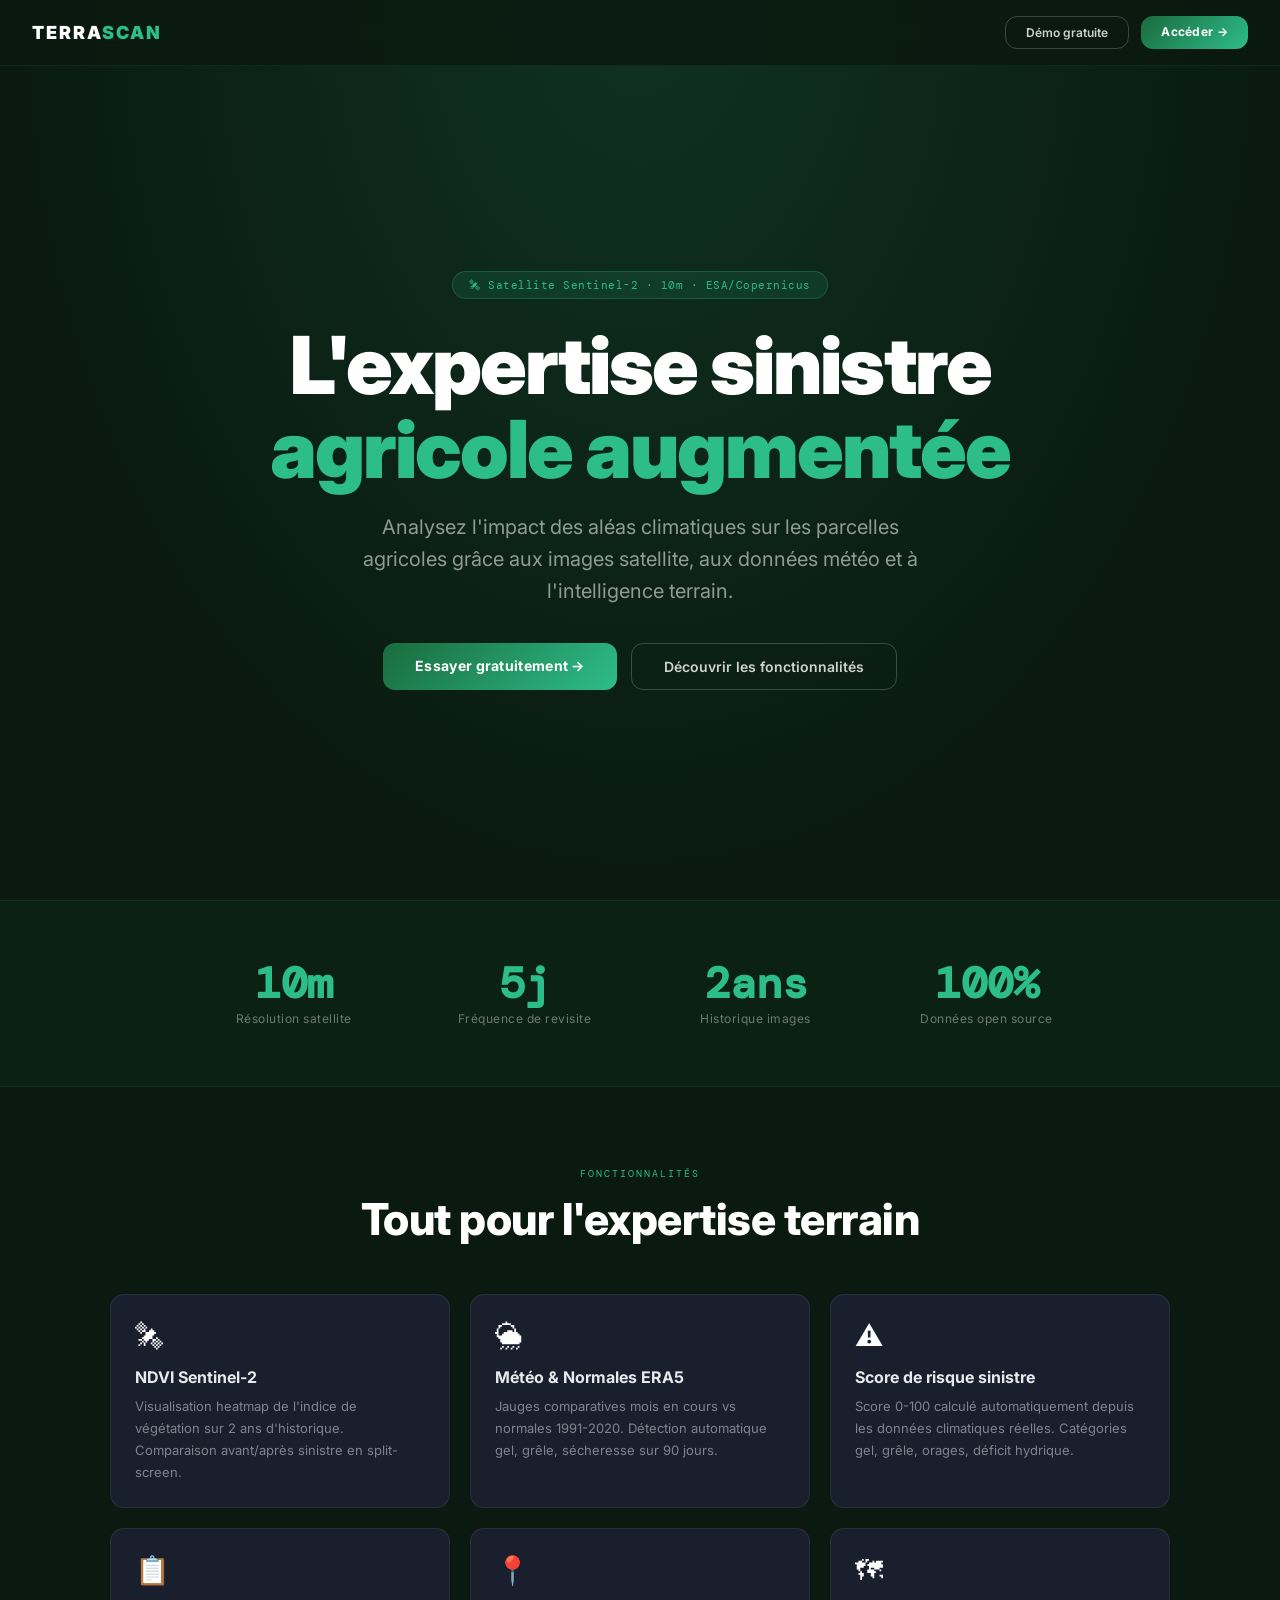
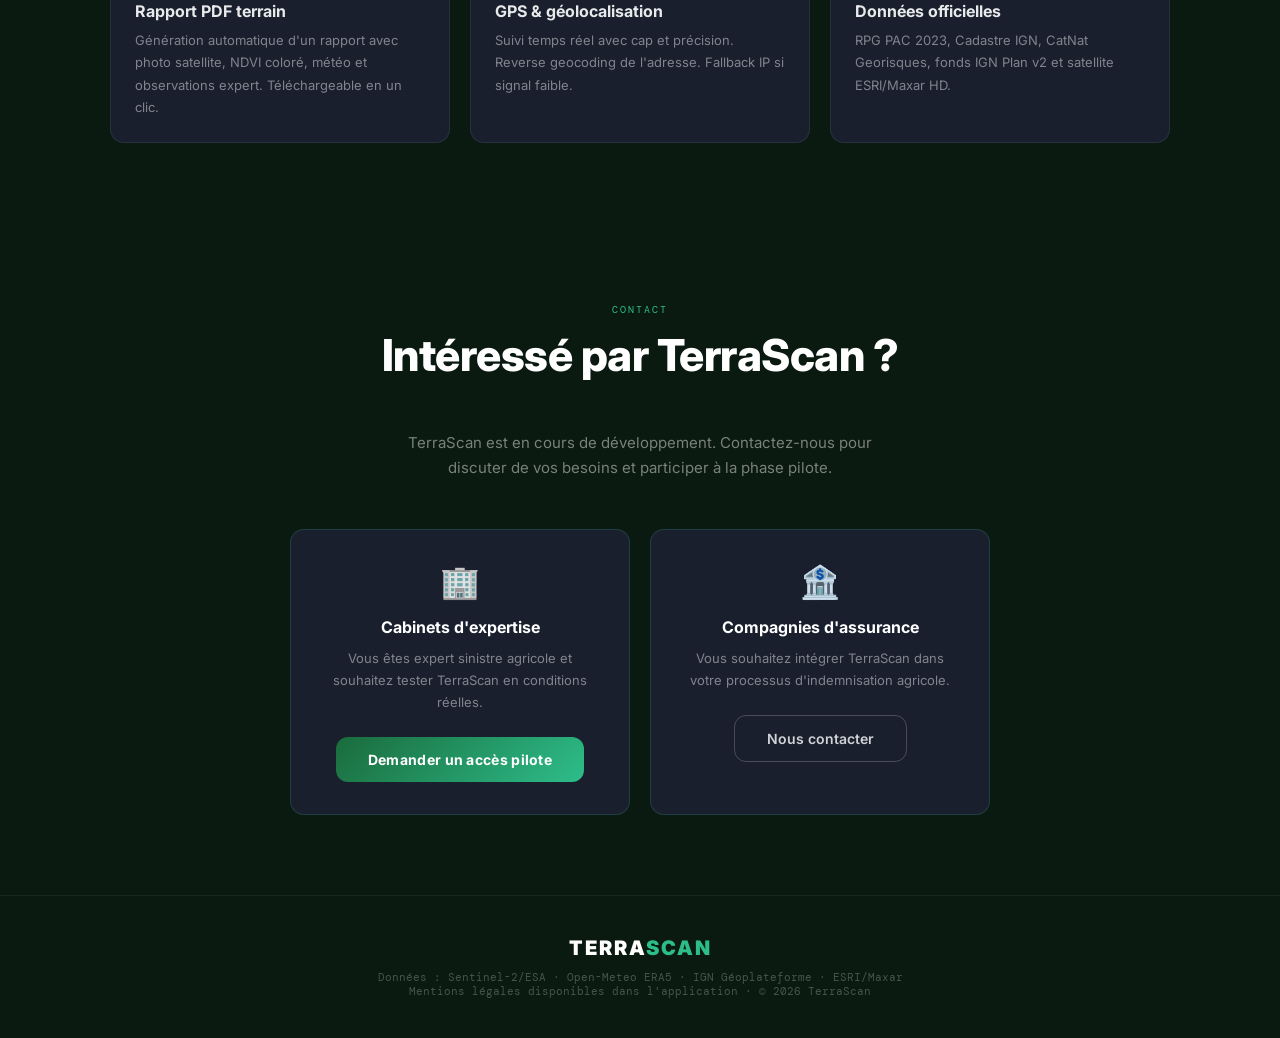
<file: docs/landing.html>
<!DOCTYPE html>
<html lang="fr">
<head>
<meta charset="UTF-8">
<meta name="viewport" content="width=device-width,initial-scale=1">
<title>TerraScan — Expert sinistre agricole</title>
<link rel="preconnect" href="https://fonts.googleapis.com">
<link href="https://fonts.googleapis.com/css2?family=Inter:wght@400;600;700;800;900&family=DM+Mono:wght@400;500&display=swap" rel="stylesheet">
<style>
*{margin:0;padding:0;box-sizing:border-box;}
body{font-family:'Inter',sans-serif;background:#0a1a10;color:white;overflow-x:hidden;}

/* HERO */
.hero{min-height:100vh;display:flex;flex-direction:column;align-items:center;justify-content:center;
  text-align:center;padding:40px 20px;
  background:radial-gradient(ellipse at 50% 0%,rgba(45,189,138,.15) 0%,transparent 70%);}
.hero-badge{display:inline-flex;align-items:center;gap:8px;
  background:rgba(45,189,138,.12);border:1px solid rgba(45,189,138,.25);
  border-radius:20px;padding:6px 16px;font-size:11px;color:var(--accent);
  font-family:'DM Mono',monospace;letter-spacing:.5px;margin-bottom:24px;}
:root{--accent:#2dbd8a;}
.hero-title{font-size:clamp(40px,8vw,80px);font-weight:900;line-height:1.05;
  letter-spacing:-2px;margin-bottom:20px;}
.hero-title span{color:var(--accent);}
.hero-sub{font-size:clamp(16px,2.5vw,20px);color:rgba(255,255,255,.55);
  max-width:580px;line-height:1.6;margin-bottom:36px;}
.hero-btns{display:flex;gap:14px;flex-wrap:wrap;justify-content:center;}
.btn-primary{padding:14px 32px;background:linear-gradient(135deg,#1a6b3c,#2dbd8a);
  border:none;border-radius:12px;color:white;font-weight:700;font-size:14px;
  cursor:pointer;text-decoration:none;transition:all .15s;letter-spacing:.3px;}
.btn-primary:hover{transform:translateY(-2px);box-shadow:0 8px 24px rgba(45,189,138,.35);}
.btn-secondary{padding:14px 32px;background:transparent;
  border:1.5px solid rgba(255,255,255,.2);border-radius:12px;
  color:rgba(255,255,255,.8);font-weight:600;font-size:14px;
  cursor:pointer;text-decoration:none;transition:all .15s;}
.btn-secondary:hover{border-color:rgba(255,255,255,.5);background:rgba(255,255,255,.05);}

/* FEATURES */
.features{padding:80px 20px;max-width:1100px;margin:0 auto;}
.section-label{font-family:'DM Mono',monospace;font-size:10px;color:var(--accent);
  letter-spacing:2px;text-transform:uppercase;margin-bottom:12px;text-align:center;}
.section-title{font-size:clamp(28px,4vw,44px);font-weight:800;text-align:center;
  margin-bottom:48px;letter-spacing:-.5px;}
.feat-grid{display:grid;grid-template-columns:repeat(auto-fit,minmax(300px,1fr));gap:20px;}
.feat-card{background:#1a1f2e;border:1px solid rgba(255,255,255,.07);
  border-radius:14px;padding:24px;transition:all .2s;}
.feat-card:hover{border-color:rgba(45,189,138,.25);transform:translateY(-3px);}
.feat-icon{font-size:28px;margin-bottom:14px;}
.feat-title{font-size:16px;font-weight:700;margin-bottom:8px;color:rgba(255,255,255,.9);}
.feat-desc{font-size:13px;color:rgba(255,255,255,.45);line-height:1.7;}

/* STATS */
.stats{padding:60px 20px;background:rgba(45,189,138,.04);
  border-top:1px solid rgba(45,189,138,.1);border-bottom:1px solid rgba(45,189,138,.1);}
.stats-grid{display:grid;grid-template-columns:repeat(auto-fit,minmax(180px,1fr));
  gap:24px;max-width:900px;margin:0 auto;text-align:center;}
.stat-num{font-size:44px;font-weight:900;color:var(--accent);
  font-family:'DM Mono',monospace;line-height:1;}
.stat-lbl{font-size:12px;color:rgba(255,255,255,.4);margin-top:6px;letter-spacing:.5px;}

/* PRICING */
.pricing{padding:80px 20px;max-width:900px;margin:0 auto;}
.price-grid{display:grid;grid-template-columns:repeat(auto-fit,minmax(250px,1fr));gap:20px;margin-top:48px;}
.price-card{background:#1a1f2e;border:1px solid rgba(255,255,255,.08);
  border-radius:14px;padding:28px;text-align:center;}
.price-card.featured{border-color:var(--accent);
  box-shadow:0 0 0 1px var(--accent),0 8px 32px rgba(45,189,138,.15);}
.price-badge{background:var(--accent);color:#0a1a10;font-size:9px;font-weight:800;
  padding:4px 12px;border-radius:10px;display:inline-block;margin-bottom:16px;
  text-transform:uppercase;letter-spacing:.5px;}
.price-name{font-size:18px;font-weight:700;margin-bottom:8px;}
.price-amount{font-size:42px;font-weight:900;color:var(--accent);
  font-family:'DM Mono',monospace;line-height:1;margin:12px 0 4px;}
.price-period{font-size:11px;color:rgba(255,255,255,.35);margin-bottom:20px;}
.price-features{text-align:left;font-size:12px;color:rgba(255,255,255,.55);
  line-height:2.2;margin-bottom:24px;}
.price-features li{list-style:none;padding-left:0;}
.price-features li::before{content:'✓ ';color:var(--accent);font-weight:700;}

/* FOOTER */
footer{padding:40px 20px;text-align:center;border-top:1px solid rgba(255,255,255,.06);}
.footer-logo{font-size:20px;font-weight:900;letter-spacing:2px;margin-bottom:10px;}
.footer-logo span{color:var(--accent);}
footer p{font-size:11px;color:rgba(255,255,255,.25);font-family:'DM Mono',monospace;}
</style>
</head>
<body>

<nav style="position:fixed;top:0;left:0;right:0;z-index:100;padding:16px 32px;
  display:flex;align-items:center;justify-content:space-between;
  background:rgba(10,26,16,.9);backdrop-filter:blur(12px);
  border-bottom:1px solid rgba(45,189,138,.1);">
  <div style="font-size:18px;font-weight:900;letter-spacing:2px;">
    TERRA<span style="color:#2dbd8a">SCAN</span>
  </div>
  <div style="display:flex;gap:12px;">
    <a href="index.html" class="btn-secondary" style="padding:8px 20px;font-size:12px;">Démo gratuite</a>
    <a href="index.html" class="btn-primary" style="padding:8px 20px;font-size:12px;">Accéder →</a>
  </div>
</nav>

<section class="hero" style="padding-top:100px;">
  <div class="hero-badge">🛰 Satellite Sentinel-2 · 10m · ESA/Copernicus</div>
  <h1 class="hero-title">L'expertise sinistre<br><span>agricole augmentée</span></h1>
  <p class="hero-sub">Analysez l'impact des aléas climatiques sur les parcelles agricoles 
  grâce aux images satellite, aux données météo et à l'intelligence terrain.</p>
  <div class="hero-btns">
    <a href="index.html" class="btn-primary">Essayer gratuitement →</a>
    <a href="#features" class="btn-secondary">Découvrir les fonctionnalités</a>
  </div>
</section>

<section class="stats">
  <div class="stats-grid">
    <div><div class="stat-num">10m</div><div class="stat-lbl">Résolution satellite</div></div>
    <div><div class="stat-num">5j</div><div class="stat-lbl">Fréquence de revisite</div></div>
    <div><div class="stat-num">2ans</div><div class="stat-lbl">Historique images</div></div>
    <div><div class="stat-num">100%</div><div class="stat-lbl">Données open source</div></div>
  </div>
</section>

<section class="features" id="features">
  <div class="section-label">Fonctionnalités</div>
  <h2 class="section-title">Tout pour l'expertise terrain</h2>
  <div class="feat-grid">
    <div class="feat-card">
      <div class="feat-icon">🛰</div>
      <div class="feat-title">NDVI Sentinel-2</div>
      <div class="feat-desc">Visualisation heatmap de l'indice de végétation sur 2 ans d'historique. 
      Comparaison avant/après sinistre en split-screen.</div>
    </div>
    <div class="feat-card">
      <div class="feat-icon">🌦</div>
      <div class="feat-title">Météo & Normales ERA5</div>
      <div class="feat-desc">Jauges comparatives mois en cours vs normales 1991-2020. 
      Détection automatique gel, grêle, sécheresse sur 90 jours.</div>
    </div>
    <div class="feat-card">
      <div class="feat-icon">⚠️</div>
      <div class="feat-title">Score de risque sinistre</div>
      <div class="feat-desc">Score 0-100 calculé automatiquement depuis les données climatiques réelles. 
      Catégories gel, grêle, orages, déficit hydrique.</div>
    </div>
    <div class="feat-card">
      <div class="feat-icon">📋</div>
      <div class="feat-title">Rapport PDF terrain</div>
      <div class="feat-desc">Génération automatique d'un rapport avec photo satellite, 
      NDVI coloré, météo et observations expert. Téléchargeable en un clic.</div>
    </div>
    <div class="feat-card">
      <div class="feat-icon">📍</div>
      <div class="feat-title">GPS & géolocalisation</div>
      <div class="feat-desc">Suivi temps réel avec cap et précision. 
      Reverse geocoding de l'adresse. Fallback IP si signal faible.</div>
    </div>
    <div class="feat-card">
      <div class="feat-icon">🗺</div>
      <div class="feat-title">Données officielles</div>
      <div class="feat-desc">RPG PAC 2023, Cadastre IGN, CatNat Georisques, 
      fonds IGN Plan v2 et satellite ESRI/Maxar HD.</div>
    </div>
  </div>
</section>

<section class="pricing" id="contact">
  <div class="section-label">Contact</div>
  <h2 class="section-title">Intéressé par TerraScan ?</h2>
  <p style="text-align:center;color:rgba(255,255,255,.45);font-size:15px;max-width:520px;margin:0 auto 48px;line-height:1.7;">
    TerraScan est en cours de développement. Contactez-nous pour discuter 
    de vos besoins et participer à la phase pilote.
  </p>
  <div style="display:flex;gap:20px;flex-wrap:wrap;justify-content:center;max-width:700px;margin:0 auto;">
    <div style="background:#1a1f2e;border:1px solid rgba(45,189,138,.2);border-radius:14px;
      padding:32px;flex:1;min-width:280px;text-align:center;">
      <div style="font-size:32px;margin-bottom:16px;">🏢</div>
      <div style="font-size:16px;font-weight:700;margin-bottom:10px;">Cabinets d'expertise</div>
      <div style="font-size:13px;color:rgba(255,255,255,.45);line-height:1.7;margin-bottom:24px;">
        Vous êtes expert sinistre agricole et souhaitez tester TerraScan en conditions réelles.
      </div>
      <a href="mailto:contact@terrascan.fr" class="btn-primary" style="display:inline-block;">
        Demander un accès pilote
      </a>
    </div>
    <div style="background:#1a1f2e;border:1px solid rgba(45,189,138,.2);border-radius:14px;
      padding:32px;flex:1;min-width:280px;text-align:center;">
      <div style="font-size:32px;margin-bottom:16px;">🏦</div>
      <div style="font-size:16px;font-weight:700;margin-bottom:10px;">Compagnies d'assurance</div>
      <div style="font-size:13px;color:rgba(255,255,255,.45);line-height:1.7;margin-bottom:24px;">
        Vous souhaitez intégrer TerraScan dans votre processus d'indemnisation agricole.
      </div>
      <a href="mailto:contact@terrascan.fr" class="btn-secondary" style="display:inline-block;">
        Nous contacter
      </a>
    </div>
  </div>
</section>

<footer>
  <div class="footer-logo">TERRA<span>SCAN</span></div>
  <p>Données : Sentinel-2/ESA · Open-Meteo ERA5 · IGN Géoplateforme · ESRI/Maxar<br>
  Mentions légales disponibles dans l'application · © 2026 TerraScan</p>
</footer>

</body>
</html>
</file>
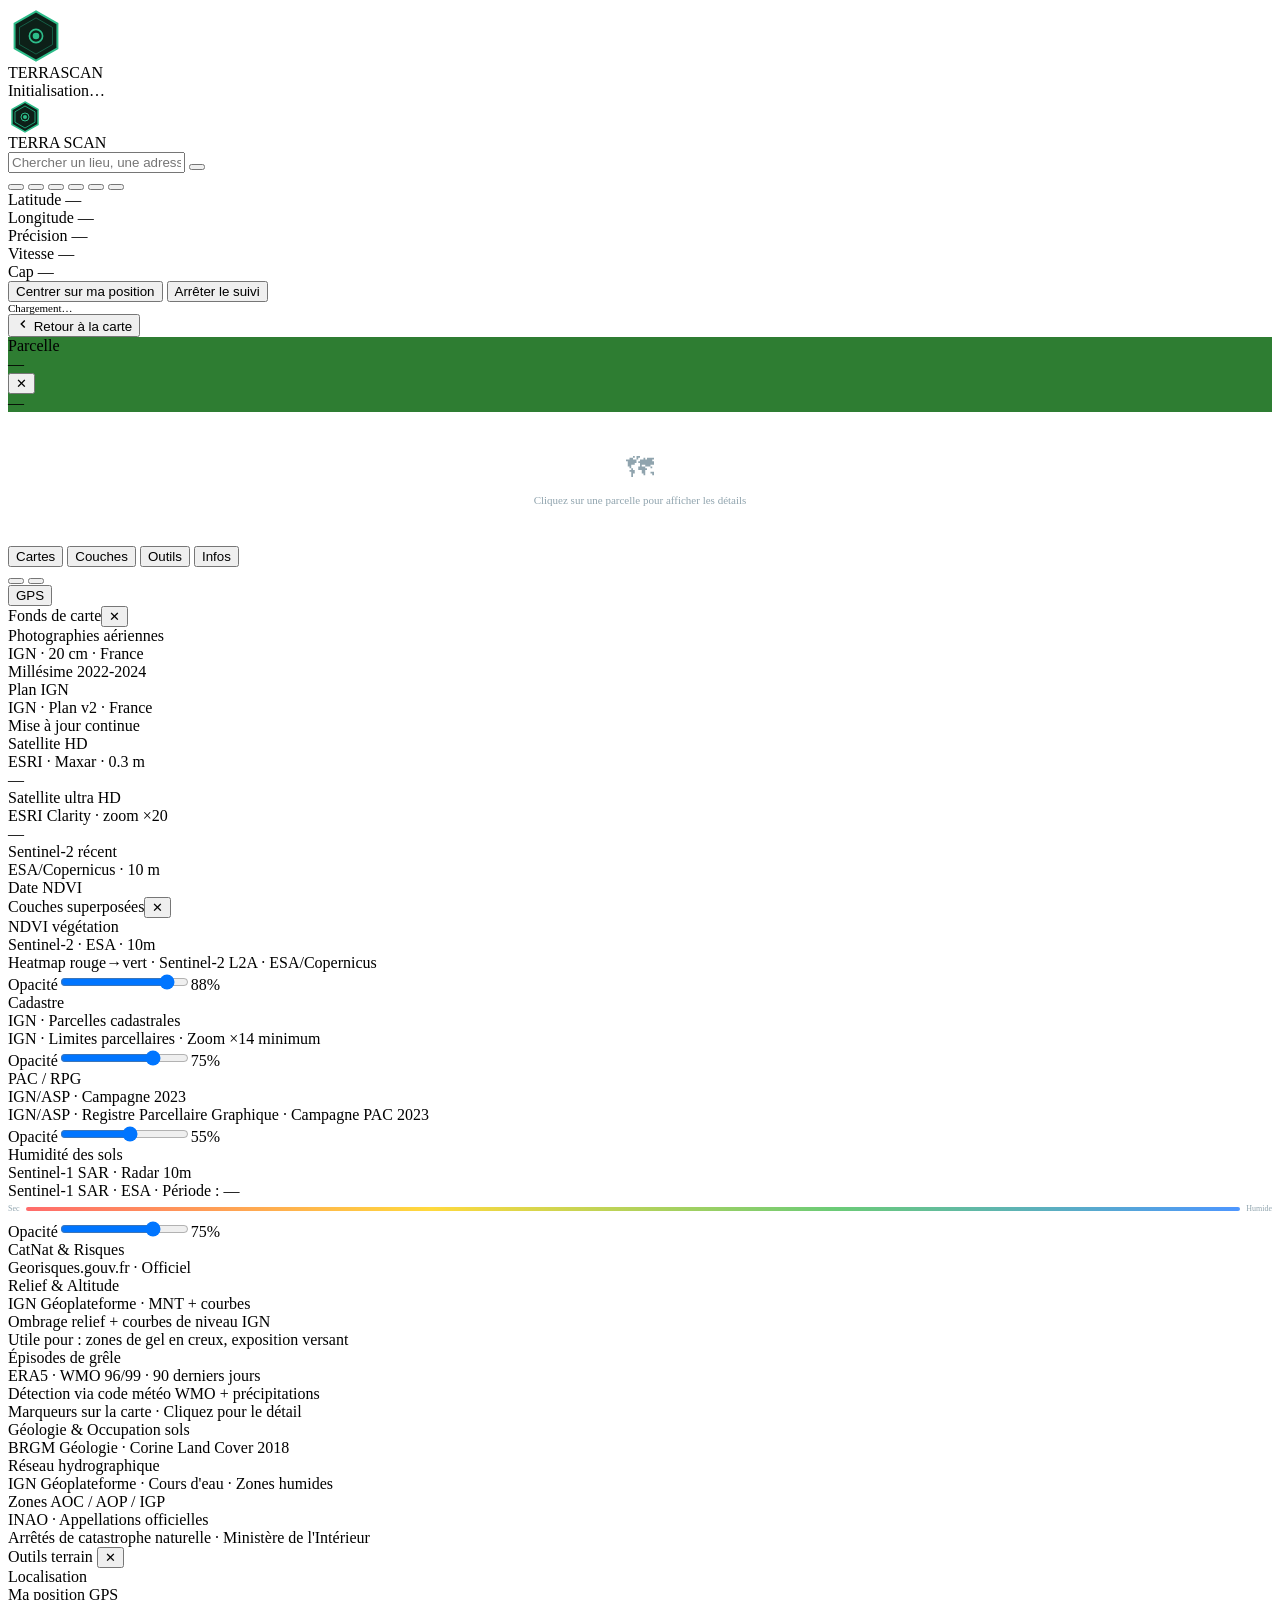
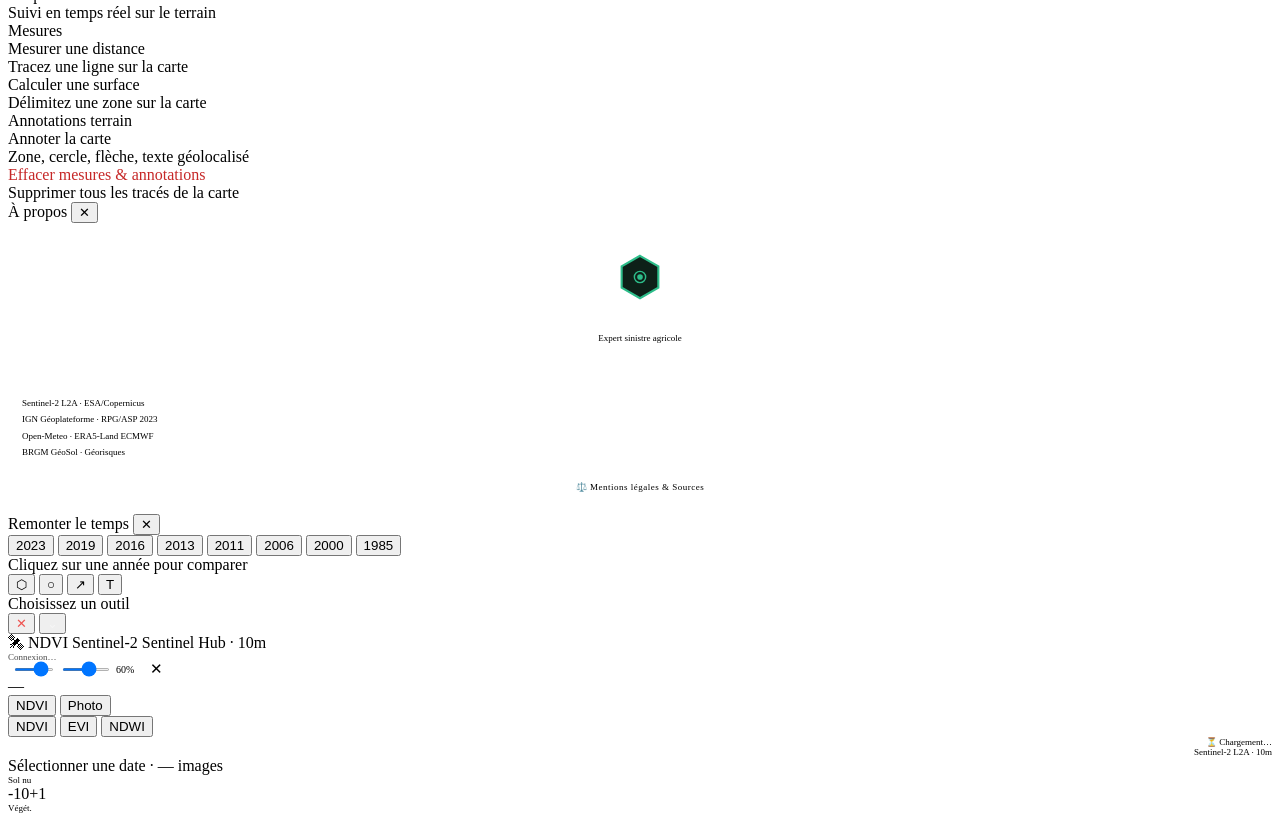
<file: terrascan-project/src/terrascan_body.html>
<body>


<div id="splash">
  <div class="splash-logo">
    <svg width="56" height="56" viewBox="0 0 34 34" fill="none">
      <polygon points="17,2 30,9.5 30,24.5 17,32 4,24.5 4,9.5" fill="#0d2018" stroke="#2dbd8a" stroke-width="1.2"/>
      <polygon points="17,6 27,11.8 27,22.2 17,28 7,22.2 7,11.8" fill="none" stroke="#1D9E75" stroke-width="0.6" opacity="0.5"/>
      <circle cx="17" cy="17" r="4" fill="none" stroke="#2dbd8a" stroke-width="1"/>
      <circle cx="17" cy="17" r="2" fill="#2dbd8a"/>
    </svg>
    <div>
      <div class="splash-title">TERRA<span style="color:var(--ts-accent)">SCAN</span></div>
      
    </div>
  </div>
  <div class="splash-bar-wrap"><div class="splash-bar"></div></div>
  <div class="splash-status" id="splashStatus">Initialisation…</div>
</div>


<div class="hdr">
  <!-- Logo -->
  <div class="logo">
    <div class="logo-ic">
      <svg width="34" height="34" viewBox="0 0 34 34" fill="none">
        <polygon points="17,2 30,9.5 30,24.5 17,32 4,24.5 4,9.5" fill="#0d2018" stroke="#2dbd8a" stroke-width="1.5"/>
        <polygon points="17,6 27,11.8 27,22.2 17,28 7,22.2 7,11.8" fill="none" stroke="#1D9E75" stroke-width="1"/>
        <circle cx="17" cy="17" r="4" fill="none" stroke="#2dbd8a" stroke-width="1"/>
        <circle cx="17" cy="17" r="2" fill="#2dbd8a"/>
      </svg>
    </div>
    <div class="logo-wordmark">
      <span class="logo-terra">TERRA</span>
      <span class="logo-scan">SCAN</span>
    </div>
  </div>

  <!-- Barre de recherche -->
  <div class="hdr-search">
    <div class="srch">
      <input id="sInp" type="text" placeholder="Chercher un lieu, une adresse…"
        onkeydown="if(event.key==='Enter')doSearch()">
      <button onclick="doSearch()" class="srch-btn"><i class="fas fa-search"></i></button>
    </div>
  </div>

  <!-- Actions header -->
  <div class="hdr-actions">
    <!-- Dossiers / Historique -->
    <button class="hdr-btn" id="btnDossiers" onclick="openDashboard()" title="Dossiers & Historique">
      <i class="fas fa-folder-open" style="font-size:14px;"></i>
    </button>
    <!-- Remonter le temps IGN -->
    <button class="hdr-btn" id="btnHisto" onclick="toggleHistoPanel()" title="Photos historiques IGN">
      <i class="fas fa-history" style="font-size:14px;"></i>
    </button>
    <!-- IA Anomalies NDVI -->
    <button class="hdr-btn" id="btnIA" onclick="detectAnomalies()" title="Détecter anomalies NDVI">
      <i class="fas fa-search-location" style="font-size:13px;"></i>
    </button>
    <!-- Partager -->
    <button class="hdr-btn" onclick="copyShareUrl()" title="Copier le lien">
      <i class="fas fa-share-alt" style="font-size:14px;"></i>
    </button>
    <!-- Précache offline -->
    <button class="hdr-btn" onclick="precacheCurrentArea()" title="Mettre en cache la zone visible pour utilisation hors-ligne">
      <i class="fas fa-download" style="font-size:13px;"></i>
    </button>
    <!-- Export rapport -->
    <button class="hdr-btn accent" id="btnExportPdf" onclick="openExportMenu()" title="Exporter / Rapport">
      <i class="fas fa-file-export" style="font-size:14px;"></i>
    </button>
  </div>

  <div id="gdot" style="display:none;"></div>
  <span id="glbl" style="display:none;"></span>
</div>

<!-- Bannière hors-ligne -->
<div id="offlineBanner" style="display:none;">
  <i class="fas fa-wifi-slash"></i>
  <span>Mode hors-ligne — données en cache uniquement</span>
  <button onclick="if(navigator.onLine)_updateOfflineBanner()" title="Vérifier la connexion" style="background:none;border:none;color:white;cursor:pointer;padding:0 4px;font-size:12px;">↻</button>
</div>

<div class="map-wrap" id="mapWrap">
  <div class="map-zone" id="mapZone">
    <div id="map"></div>

    <!-- GPS info panel -->
  <div class="gps-info-panel" id="gpsPanel">
    <div class="gps-info-row">
      <span class="gps-info-key">Latitude</span>
      <span class="gps-info-val" id="gpsLat">—</span>
    </div>
    <div class="gps-info-row">
      <span class="gps-info-key">Longitude</span>
      <span class="gps-info-val" id="gpsLng">—</span>
    </div>
    <div class="gps-info-row">
      <span class="gps-info-key">Précision</span>
      <span class="gps-info-val" id="gpsAcc">—</span>
    </div>
    <div class="gps-info-row">
      <span class="gps-info-key">Vitesse</span>
      <span class="gps-info-val" id="gpsSpd">—</span>
    </div>
    <div class="gps-info-row">
      <span class="gps-info-key">Cap</span>
      <span class="gps-info-val" id="gpsHdg">—</span>
    </div>
    <button class="gps-info-btn" id="gpsCenterBtn" onclick="gpsCenterOnMe()">
      <i class="fas fa-crosshairs"></i> Centrer sur ma position
    </button>
    <button class="gps-info-btn stop" onclick="stopGPS()">
      <i class="fas fa-stop-circle"></i> Arrêter le suivi
    </button>
  </div>

  <!-- BADGE DATE SATELLITE — s'adapte à la position des panneaux -->
  <div id="satDateBadge" style="
    display:none;position:absolute;
    bottom:28px;left:50%;transform:translateX(-50%);
    z-index:400;background:rgba(0,0,0,0.72);color:white;
    padding:5px 14px;border-radius:20px;font-size:10px;
    font-family:'DM Mono',monospace;backdrop-filter:blur(4px);
    pointer-events:none;white-space:nowrap;
    transition:left .3s,right .3s;
  ">📡 <span id="satDateTxt">—</span></div>

  <div class="loader" id="loader"><div class="lbox"><div class="spin"></div><div style="font-size:11px;" id="ltxt">Chargement…</div></div></div>

  <!-- Backdrop uniquement mobile -->
  <div class="backdrop" id="bkdrop"></div>

  <!-- PANNEAU COUCHES — slide depuis la droite -->
  

  

<!-- Bouton comparer NDVI dans le header -->

    <!-- Fiche parcelle -->
  <div class="sheet" id="sheet">
    <!-- Bouton retour carte — toujours visible -->
    <button class="sh-back-bar" onclick="closeSheet()">
      <svg width="14" height="14" viewBox="0 0 24 24" fill="none" stroke="currentColor" stroke-width="2.5"><path d="M15 18l-6-6 6-6"/></svg>
      Retour à la carte
    </button>
    <div class="sh-hdr" id="shHdrEl" style="background:#2e7d32;">
      <div class="sh-hdr-bg"></div>
      <div class="sh-hdr-inner" id="shHdrInner">
        <div class="sh-top">
          <div style="flex:1;min-width:0;">
            <div class="sh-commune" id="shTitle">Parcelle</div>
            <div class="sh-coords" id="shCoords">—</div>
          </div>
          <button class="sh-close" onclick="closeSheet()" title="Fermer">✕</button>
        </div>
        <div class="sh-culture-pill" id="cpill">—</div>
      </div>
    </div>
    <div class="sh-body" id="shBody">
      <div style="text-align:center;padding:40px 20px;color:#90a4ae;font-size:11px;">
        <div style="font-size:28px;margin-bottom:10px;">🗺</div>
        Cliquez sur une parcelle pour afficher les détails
      </div>
    </div>
  </div>
</div>


  <!-- ═══ BOUTONS FLOTTANTS style Géoportail ═══ -->

    <!-- Toolbar -->
  <div class="gp-toolbar">
    <button class="gp-btn" id="gpBtnCartes" onclick="toggleGpPanel('cartes')" title="Fonds de carte">
      <i class="fas fa-map"></i>
      <span class="gp-btn-lbl">Cartes</span>
    </button>
    <button class="gp-btn" id="gpBtnCouches" onclick="toggleGpPanel('couches')" title="Couches">
      <i class="fas fa-layer-group"></i>
      <span class="gp-badge" id="gpBadge" style="display:none;"></span>
      <span class="gp-btn-lbl">Couches</span>
    </button>
    <button class="gp-btn" id="gpBtnOutils" onclick="toggleGpPanel('outils')" title="Outils terrain">
      <i class="fas fa-ruler-combined"></i>
      <span class="gp-btn-lbl">Outils</span>
    </button>
    <button class="gp-btn" id="gpBtnInfos" onclick="toggleGpPanel('infos')" title="À propos">
      <i class="fas fa-info"></i>
      <span class="gp-btn-lbl">Infos</span>
    </button>
    <!-- Zoom -->
    <div class="gp-zoom">
      <button class="gp-zoom-btn" onclick="map.zoomIn()"><i class="fas fa-plus"></i></button>
      <button class="gp-zoom-btn" onclick="map.zoomOut()"><i class="fas fa-minus"></i></button>
    </div>
    <!-- GPS -->
    <button class="gp-btn" id="gpBtnGps" onclick="toggleGpsPanel()" title="Ma position">
      <i class="fas fa-location-arrow"></i>
      <span class="gp-btn-lbl">GPS</span>
    </button>
  </div>

    <!-- Panneau Cartes -->
  <div class="gp-panel" id="gpPanelCartes">
    <div class="gp-panel-hdr"><span>Fonds de carte</span><button onclick="closeGpPanel('cartes')" class="gp-panel-close">✕</button></div>
    <div class="gp-panel-body">
      <div class="gp-bases-grid">
        <div class="gp-base-card on" onclick="setBase('ign')" id="base-ign">
          <div class="gp-base-thumb gp-thumb-ign"></div>
          <div class="gp-base-info">
            <div class="gp-base-name">Photographies aériennes</div>
            <div class="gp-base-sub">IGN · 20 cm · France</div>
            <div class="gp-base-date" id="dt-ign">Millésime 2022-2024</div>
          </div>
          <div class="gp-radio" id="ck-ign"></div>
        </div>
        <div class="gp-base-card" onclick="setBase('ignplan')" id="base-ignplan">
          <div class="gp-base-thumb gp-thumb-ignplan"></div>
          <div class="gp-base-info">
            <div class="gp-base-name">Plan IGN</div>
            <div class="gp-base-sub">IGN · Plan v2 · France</div>
            <div class="gp-base-date" id="dt-ignplan">Mise à jour continue</div>
          </div>
          <div class="gp-radio" id="ck-ignplan"></div>
        </div>
        <div class="gp-base-card" onclick="setBase('esri')" id="base-esri">
          <div class="gp-base-thumb gp-thumb-esri"></div>
          <div class="gp-base-info">
            <div class="gp-base-name">Satellite HD</div>
            <div class="gp-base-sub">ESRI · Maxar · 0.3 m</div>
            <div class="gp-base-date" id="dt-esri">—</div>
          </div>
          <div class="gp-radio" id="ck-esri"></div>
        </div>
        <div class="gp-base-card" onclick="setBase('esri2')" id="base-esri2">
          <div class="gp-base-thumb gp-thumb-esri2"></div>
          <div class="gp-base-info">
            <div class="gp-base-name">Satellite ultra HD</div>
            <div class="gp-base-sub">ESRI Clarity · zoom ×20</div>
            <div class="gp-base-date" id="dt-esri2">—</div>
          </div>
          <div class="gp-radio" id="ck-esri2"></div>
        </div>
        <div class="gp-base-card" onclick="setBase('s2')" id="base-s2">
          <div class="gp-base-thumb gp-thumb-s2"></div>
          <div class="gp-base-info">
            <div class="gp-base-name">Sentinel-2 récent</div>
            <div class="gp-base-sub">ESA/Copernicus · 10 m</div>
            <div class="gp-base-date" id="dt-s2">Date NDVI</div>
          </div>
          <div class="gp-radio" id="ck-s2"></div>
        </div>
      </div>
    </div>
  </div>

  <!-- PANNEAU COUCHES -->

    <!-- Panneau Couches -->
  <div class="gp-panel" id="gpPanelCouches">
    <div class="gp-panel-hdr"><span>Couches superposées</span><button onclick="closeGpPanel('couches')" class="gp-panel-close">✕</button></div>
    <div class="gp-panel-body">
      <div class="gp-ov-item" id="ov-ndvi">
        <div class="gp-ov-thumb" style="background:linear-gradient(90deg,#8B1A00,#FA8C16,#52C41A);"></div>
        <div class="gp-ov-info"><div class="gp-ov-name">NDVI végétation</div><div class="gp-ov-sub">Sentinel-2 · ESA · 10m</div></div>
        <div class="gp-ov-toggle" id="tk-ndvi" onclick="toggleNdviLayer()"><div class="tk-knob"></div></div>
      </div>
      <div class="gp-ov-detail" id="det-ndvi">
        <div class="gp-ov-src">Heatmap rouge→vert · Sentinel-2 L2A · ESA/Copernicus</div>
        <div class="gp-op-row"><span class="gp-op-lbl">Opacité</span><input type="range" class="op-slider" min="0" max="100" value="88" oninput="setOpacity('ndvi',this.value)" onclick="event.stopPropagation()"><span class="op-val" id="op-ndvi">88%</span></div>
      </div>
      <div class="gp-ov-item" id="ov-cad">
        <div class="gp-ov-thumb" style="background:repeating-linear-gradient(45deg,#e67e22,#e67e22 2px,transparent 2px,transparent 8px);"></div>
        <div class="gp-ov-info"><div class="gp-ov-name">Cadastre</div><div class="gp-ov-sub">IGN · Parcelles cadastrales</div></div>
        <div class="gp-ov-toggle" id="tk-cad" onclick="togOv('cad')"><div class="tk-knob"></div></div>
      </div>
      <div class="gp-ov-detail" id="det-cad">
        <div class="gp-ov-src">IGN · Limites parcellaires · Zoom ×14 minimum</div>
        <div class="gp-op-row"><span class="gp-op-lbl">Opacité</span><input type="range" class="op-slider" min="0" max="100" value="75" oninput="setOpacity('cad',this.value)" onclick="event.stopPropagation()"><span class="op-val" id="op-cad">75%</span></div>
      </div>
      <div class="gp-ov-item" id="ov-pac">
        <div class="gp-ov-thumb" style="background:linear-gradient(90deg,#2e7d32,#66bb6a,#a5d6a7);"></div>
        <div class="gp-ov-info"><div class="gp-ov-name">PAC / RPG</div><div class="gp-ov-sub">IGN/ASP · Campagne 2023</div></div>
        <div class="gp-ov-toggle" id="tk-pac" onclick="togOv('pac')"><div class="tk-knob"></div></div>
      </div>
      <div class="gp-ov-detail" id="det-pac">
        <div class="gp-ov-src">IGN/ASP · Registre Parcellaire Graphique · Campagne PAC 2023</div>
        <div class="gp-op-row"><span class="gp-op-lbl">Opacité</span><input type="range" class="op-slider" min="0" max="100" value="55" oninput="setOpacity('pac',this.value)" onclick="event.stopPropagation()"><span class="op-val" id="op-pac">55%</span></div>
      </div>
            <!-- HUMIDITÉ DES SOLS SAR -->
      <div class="gp-ov-item" id="ov-sar">
        <div class="gp-ov-thumb" style="background:linear-gradient(90deg,#ff6b6b,#ffd93d,#6bcb77,#4d96ff);"></div>
        <div class="gp-ov-info"><div class="gp-ov-name">Humidité des sols</div><div class="gp-ov-sub">Sentinel-1 SAR · Radar 10m</div></div>
        <div class="gp-ov-toggle" id="tk-sar" onclick="togOv('sar')"><div class="tk-knob"></div></div>
      </div>
      <div class="gp-ov-detail" id="det-sar">
        <div class="gp-ov-src">Sentinel-1 SAR · ESA · <span id="sarDateLabel" style="color:var(--gd);">Période : —</span></div>
        <div style="display:flex;align-items:center;gap:6px;margin:4px 0 6px;"><span style="font-size:8px;color:#90a4ae;">Sec</span><div style="flex:1;height:4px;border-radius:2px;background:linear-gradient(to right,#ff6b6b,#ffd93d,#6bcb77,#4d96ff);"></div><span style="font-size:8px;color:#90a4ae;">Humide</span></div>
        <div class="gp-op-row"><span class="gp-op-lbl">Opacité</span><input type="range" class="op-slider" min="0" max="100" value="75" oninput="setOpacity('sar',this.value)" onclick="event.stopPropagation()"><span class="op-val" id="op-sar">75%</span></div>
      </div>
      <!-- CATNAT & RISQUES -->
      <div class="gp-ov-item" id="ov-catnat">
        <div class="gp-ov-thumb" style="background:linear-gradient(90deg,#ffcdd2,#ef9a9a,#e53935);"></div>
        <div class="gp-ov-info">
          <div class="gp-ov-name">CatNat &amp; Risques</div>
          <div class="gp-ov-sub">Georisques.gouv.fr · Officiel</div>
        </div>
        <div class="gp-ov-toggle" id="tk-catnat" onclick="togCatnat()"><div class="tk-knob"></div></div>
      </div>

      <!-- RELIEF IGN -->
      <div class="gp-ov-item" id="ov-relief">
        <div class="gp-ov-thumb" style="background:linear-gradient(135deg,#1a3a5c 0%,#2e6b8a 40%,#52a878 70%,#d4c87a 85%,#c0392b 100%);"></div>
        <div class="gp-ov-info">
          <div class="gp-ov-name">Relief &amp; Altitude</div>
          <div class="gp-ov-sub">IGN Géoplateforme · MNT + courbes</div>
        </div>
        <div class="gp-ov-toggle" id="tk-relief" onclick="togRelief()"><div class="tk-knob"></div></div>
      </div>
      <div class="gp-ov-detail" id="detail-relief">
        <div class="gp-ov-src">Ombrage relief + courbes de niveau IGN<br>
        Utile pour : zones de gel en creux, exposition versant</div>
      </div>

      <!-- RADAR GRÊLE -->
      <div class="gp-ov-item" id="ov-grele">
        <div class="gp-ov-thumb" style="background:linear-gradient(135deg,#1a1a2e 0%,#16213e 40%,#0f3460 70%,#533483 100%);"></div>
        <div class="gp-ov-info">
          <div class="gp-ov-name">Épisodes de grêle</div>
          <div class="gp-ov-sub">ERA5 · WMO 96/99 · 90 derniers jours</div>
        </div>
        <div class="gp-ov-toggle" id="tk-grele" onclick="togGrele()"><div class="tk-knob"></div></div>
      </div>
      <div class="gp-ov-detail" id="detail-grele">
        <div class="gp-ov-src">Détection via code météo WMO + précipitations<br>
        Marqueurs sur la carte · Cliquez pour le détail</div>
      </div>

      <!-- SOLS BRGM -->
      <div class="gp-ov-item" id="ov-pedol">
        <div class="gp-ov-thumb" style="background:linear-gradient(135deg,#5d4037,#8d6e63,#d4b483,#f5f5dc);"></div>
        <div class="gp-ov-info">
          <div class="gp-ov-name">Géologie &amp; Occupation sols</div>
          <div class="gp-ov-sub">BRGM Géologie · Corine Land Cover 2018</div>
        </div>
        <div class="gp-ov-toggle" id="tk-pedol" onclick="togPedol()"><div class="tk-knob"></div></div>
      </div>

      <!-- HYDROGRAPHIE IGN -->
      <div class="gp-ov-item" id="ov-hydro">
        <div class="gp-ov-thumb" style="background:linear-gradient(135deg,#01579b,#0288d1,#4fc3f7,#b3e5fc);"></div>
        <div class="gp-ov-info">
          <div class="gp-ov-name">Réseau hydrographique</div>
          <div class="gp-ov-sub">IGN Géoplateforme · Cours d'eau · Zones humides</div>
        </div>
        <div class="gp-ov-toggle" id="tk-hydro" onclick="togHydro()"><div class="tk-knob"></div></div>
      </div>

      <!-- AOC/AOP/IGP -->
      <div class="gp-ov-item" id="ov-aoc">
        <div class="gp-ov-thumb" style="background:linear-gradient(135deg,#4a148c,#7b1fa2,#ce93d8,#f8bbd0);"></div>
        <div class="gp-ov-info">
          <div class="gp-ov-name">Zones AOC / AOP / IGP</div>
          <div class="gp-ov-sub">INAO · Appellations officielles</div>
        </div>
        <div class="gp-ov-toggle" id="tk-aoc" onclick="togAOC()"><div class="tk-knob"></div></div>
      </div>
      <div class="gp-ov-detail" id="det-catnat">
        <div class="gp-ov-src">Arrêtés de catastrophe naturelle · Ministère de l'Intérieur</div>
        <div id="catnat-status" class="catnat-loading" style="display:none;"></div>
      </div>
    </div>
  </div>

  <!-- PANNEAU OUTILS -->

    <!-- Panneau Outils -->
  <div class="gp-panel" id="gpPanelOutils">
    <div class="gp-panel-hdr">
      <span>Outils terrain</span>
      <button onclick="closeGpPanel('outils')" class="gp-panel-close">✕</button>
    </div>
    <div class="gp-panel-body">

      <div class="gp-tool-section">Localisation</div>
      <div class="gp-tool-item" onclick="startGPS()">
        <div class="gp-tool-ic-wrap" style="background:#e3f2fd;color:#1565c0;">
          <i class="fas fa-crosshairs"></i>
        </div>
        <div class="gp-tool-txt">
          <div class="gp-tool-name">Ma position GPS</div>
          <div class="gp-tool-desc">Suivi en temps réel sur le terrain</div>
        </div>
        <i class="fas fa-chevron-right gp-tool-arrow"></i>
      </div>

      <div class="gp-tool-section">Mesures</div>
      <div class="gp-tool-item" id="btnLine" onclick="startMeasure('line')">
        <div class="gp-tool-ic-wrap" style="background:#e8f5e9;color:#2e7d32;">
          <i class="fas fa-ruler"></i>
        </div>
        <div class="gp-tool-txt">
          <div class="gp-tool-name">Mesurer une distance</div>
          <div class="gp-tool-desc">Tracez une ligne sur la carte</div>
        </div>
        <i class="fas fa-chevron-right gp-tool-arrow"></i>
      </div>
      <div class="gp-tool-item" id="btnArea" onclick="startMeasure('area')">
        <div class="gp-tool-ic-wrap" style="background:#fff3e0;color:#e65100;">
          <i class="fas fa-draw-polygon"></i>
        </div>
        <div class="gp-tool-txt">
          <div class="gp-tool-name">Calculer une surface</div>
          <div class="gp-tool-desc">Délimitez une zone sur la carte</div>
        </div>
        <i class="fas fa-chevron-right gp-tool-arrow"></i>
      </div>

      <div class="gp-tool-section">Annotations terrain</div>
      <div class="gp-tool-item" id="btnAnnot" onclick="toggleAnnotToolbar();closeGpPanel('outils')">
        <div class="gp-tool-ic-wrap" style="background:#f3e5f5;color:#7b1fa2;">
          <i class="fas fa-pen-nib"></i>
        </div>
        <div class="gp-tool-txt">
          <div class="gp-tool-name">Annoter la carte</div>
          <div class="gp-tool-desc">Zone, cercle, flèche, texte géolocalisé</div>
        </div>
        <i class="fas fa-chevron-right gp-tool-arrow"></i>
      </div>

      <div class="gp-tool-sep"></div>
      <div class="gp-tool-item" onclick="clearAll()">
        <div class="gp-tool-ic-wrap" style="background:#fdecea;color:#c62828;">
          <i class="fas fa-trash-alt"></i>
        </div>
        <div class="gp-tool-txt">
          <div class="gp-tool-name" style="color:#c62828;">Effacer mesures &amp; annotations</div>
          <div class="gp-tool-desc">Supprimer tous les tracés de la carte</div>
        </div>
      </div>

    </div>
  </div>

    <!-- Panneau Infos -->
  <div class="gp-panel" id="gpPanelInfos">
    <div class="gp-panel-hdr">
      <span>À propos</span>
      <button onclick="closeGpPanel('infos')" class="gp-panel-close">✕</button>
    </div>
    <div class="gp-panel-body" style="padding:14px;">
      <div style="text-align:center;padding:16px 0 20px;">
        <svg width="48" height="48" viewBox="0 0 34 34" fill="none" style="margin-bottom:10px;">
          <polygon points="17,2 30,9.5 30,24.5 17,32 4,24.5 4,9.5" fill="#0d2018" stroke="#2dbd8a" stroke-width="1.5"/>
          <circle cx="17" cy="17" r="4" fill="none" stroke="#2dbd8a" stroke-width="1"/>
          <circle cx="17" cy="17" r="2" fill="#2dbd8a"/>
        </svg>
        <div style="font-size:16px;font-weight:800;color:white;letter-spacing:2px;">TERRA<span style="color:var(--accent)">SCAN</span></div>
        <div style="font-size:9px;color:var(--text-muted);font-family:var(--mono);margin-top:4px;">Expert sinistre agricole</div>
      </div>
      <div style="font-size:9px;color:var(--text-muted);font-family:var(--mono);line-height:1.8;border-top:1px solid var(--border);padding-top:12px;">
        <div style="font-weight:700;color:rgba(255,255,255,.6);margin-bottom:4px;">Sources de données</div>
        Sentinel-2 L2A · ESA/Copernicus<br>
        IGN Géoplateforme · RPG/ASP 2023<br>
        Open-Meteo · ERA5-Land ECMWF<br>
        BRGM GéoSol · Géorisques
      </div>
      <div style="margin-top:14px;">
        <button onclick="document.getElementById('modalLegal').style.display='flex'"
          style="width:100%;padding:8px;background:var(--accent-dim);border:1px solid var(--bd);
          color:var(--accent);font-family:var(--mono);font-size:9px;border-radius:8px;cursor:pointer;letter-spacing:.5px;">
          ⚖️ Mentions légales &amp; Sources
        </button>
      </div>
    </div>
  </div>

    <!-- Panel Remonter le temps -->
  <!-- Panel Remonter le temps IGN -->
  <div id="histoPanel" class="histo-panel-wrap">
    <div class="histo-hdr">
      <span class="histo-title"><i class="fas fa-history"></i> Remonter le temps</span>
      <button onclick="closeHisto()" class="histo-close">✕</button>
    </div>
    <div class="histo-years">
      <button class="histo-btn" data-idx="0" onclick="loadHistoLayer(0)">2023</button>
      <button class="histo-btn" data-idx="1" onclick="loadHistoLayer(1)">2019</button>
      <button class="histo-btn" data-idx="2" onclick="loadHistoLayer(2)">2016</button>
      <button class="histo-btn" data-idx="3" onclick="loadHistoLayer(3)">2013</button>
      <button class="histo-btn" data-idx="4" onclick="loadHistoLayer(4)">2011</button>
      <button class="histo-btn" data-idx="5" onclick="loadHistoLayer(5)">2006</button>
      <button class="histo-btn" data-idx="6" onclick="loadHistoLayer(6)">2000</button>
      <button class="histo-btn" data-idx="7" onclick="loadHistoLayer(7)">1985</button>
    </div>
    <div class="histo-hint">Cliquez sur une année pour comparer</div>
  </div>

    <!-- Menu export -->
  <!-- Menu export (dropdown) -->
  <div id="exportMenu" class="export-menu" style="display:none;">
    <div class="export-menu-item" onclick="exportPDF();closeExportMenu()">
      <i class="fas fa-file-pdf"></i>
      <div>
        <div class="export-item-title">Rapport PDF</div>
        <div class="export-item-sub">Toutes les parcelles visitées + photos</div>
      </div>
    </div>
    <div class="export-menu-item" onclick="exportJSON();closeExportMenu()">
      <i class="fas fa-file-code"></i>
      <div>
        <div class="export-item-title">Export JSON</div>
        <div class="export-item-sub">Données brutes de toutes les expertises</div>
      </div>
    </div>
    <div class="export-menu-item" onclick="exportHistoryCSV();closeExportMenu()">
      <i class="fas fa-file-csv"></i>
      <div>
        <div class="export-item-title">Export CSV</div>
        <div class="export-item-sub">Tableau récapitulatif des dossiers</div>
      </div>
    </div>
    <div class="export-menu-sep"></div>
    <div class="export-menu-item" onclick="sendReportByEmail();closeExportMenu()">
      <i class="fas fa-envelope"></i>
      <div>
        <div class="export-item-title">Envoyer par email</div>
        <div class="export-item-sub">Ouvre votre client mail avec le rapport</div>
      </div>
    </div>
  </div>

    <!-- Modales -->
<div id="ndviComparePanel" style="display:none;position:fixed;
  top:60px;left:50%;transform:translateX(-50%);
  z-index:3000;background:#1a1f2e;border-radius:12px;
  border:1px solid rgba(45,189,138,.25);
  width:min(600px,95vw);max-height:80vh;overflow:hidden;
  display:none;flex-direction:column;
  box-shadow:0 8px 40px rgba(0,0,0,.5);">
  <div style="padding:14px 18px;border-bottom:1px solid rgba(255,255,255,.08);
    display:flex;justify-content:space-between;align-items:center;flex-shrink:0;">
    <div style="font-family:'Inter',sans-serif;font-weight:700;font-size:13px;
      color:var(--ts-accent);">📊 Comparaison NDVI multi-parcelles</div>
    <button onclick="document.getElementById('ndviComparePanel').style.display='none'"
      style="background:rgba(255,255,255,.08);border:none;color:rgba(255,255,255,.7);
      width:26px;height:26px;border-radius:6px;cursor:pointer;">✕</button>
  </div>
  <div style="padding:12px 16px;flex-shrink:0;border-bottom:1px solid rgba(255,255,255,.06);">
    <div style="font-size:9px;color:rgba(255,255,255,.3);font-family:'DM Mono',monospace;
      margin-bottom:8px;">Parcelles comparées</div>
    <div id="compareList" style="display:flex;flex-wrap:wrap;gap:6px;"></div>
    <button onclick="addCurrentToCompare()" style="margin-top:8px;
      background:rgba(45,189,138,.12);border:1px solid rgba(45,189,138,.25);
      color:var(--ts-accent);font-family:'DM Mono',monospace;font-size:9px;
      padding:5px 12px;border-radius:6px;cursor:pointer;">
      + Ajouter la parcelle active
    </button>
  </div>
  <div style="padding:12px;flex:1;min-height:0;">
    <canvas id="compareChart" style="width:100%;height:220px;"></canvas>
  </div>
</div>


<!-- TABLEAU DE BORD -->

<div id="modalDashboard" style="display:none;position:fixed;inset:0;z-index:4500;
  background:rgba(0,0,0,.75);backdrop-filter:blur(4px);
  align-items:flex-start;justify-content:center;padding-top:60px;">
  <div style="background:#1a1f2e;border-radius:14px;width:min(680px,95vw);
    max-height:82vh;overflow:hidden;display:flex;flex-direction:column;
    border:1px solid rgba(45,189,138,.2);">
    <div style="padding:16px 20px;border-bottom:1px solid rgba(255,255,255,.08);
      display:flex;justify-content:space-between;align-items:center;flex-shrink:0;">
      <div style="font-family:'Inter',sans-serif;font-weight:700;font-size:14px;
        color:var(--ts-accent);">📊 Tableau de bord</div>
      <div style="display:flex;gap:8px;">
        <button onclick="exportHistoryCSV()" style="background:rgba(45,189,138,.12);
          border:1px solid rgba(45,189,138,.25);color:var(--ts-accent);
          font-family:'DM Mono',monospace;font-size:9px;padding:5px 12px;
          border-radius:6px;cursor:pointer;">↓ CSV</button>
        <button onclick="sendReportByEmail()" style="background:rgba(255,255,255,.06);
          border:1px solid rgba(255,255,255,.12);color:rgba(255,255,255,.6);
          font-family:'DM Mono',monospace;font-size:9px;padding:5px 12px;
          border-radius:6px;cursor:pointer;">📧 Email</button>
        <button onclick="document.getElementById('modalDashboard').style.display='none'"
          style="background:rgba(255,255,255,.08);border:none;color:rgba(255,255,255,.7);
          width:28px;height:28px;border-radius:6px;cursor:pointer;font-size:14px;">✕</button>
      </div>
    </div>
    <div id="dashStats" style="overflow-y:auto;flex:1;padding:16px;"></div>
  </div>
</div>

<!-- PANEL PHOTOS HISTORIQUES IGN -->

<input type="file" id="photoInput" accept="image/*" multiple
  style="display:none;" onchange="handlePhotoUpload(this)">
<input type="file" id="cameraInput" accept="image/*" capture="environment"
  style="display:none;" onchange="handlePhotoUpload(this)">

<!-- VISIONNEUSE PHOTO -->

<div id="photoViewerModal" style="display:none;position:fixed;inset:0;z-index:6000;
  background:rgba(0,0,0,.9);align-items:center;justify-content:center;flex-direction:column;">
  <button onclick="document.getElementById('photoViewerModal').style.display='none'"
    style="position:absolute;top:16px;right:16px;background:rgba(255,255,255,.1);
    border:none;color:white;width:36px;height:36px;border-radius:8px;
    cursor:pointer;font-size:18px;z-index:1;">✕</button>
  <img id="photoViewerImg" style="max-width:90vw;max-height:75vh;
    border-radius:10px;object-fit:contain;">
  <div style="margin-top:12px;width:min(500px,90vw);">
    <input id="photoViewerLeg" type="text" placeholder="Ajouter une légende…"
      oninput="savePhotoLegende(this)"
      style="width:100%;padding:10px 14px;background:rgba(255,255,255,.1);
      border:1px solid rgba(255,255,255,.2);border-radius:8px;color:white;
      font-family:'DM Mono',monospace;font-size:12px;box-sizing:border-box;">
  </div>
</div>

<!-- BARRE OUTILS ANNOTATIONS -->
<div id="annotToolbar">
  <button class="annot-btn" data-mode="zone"   onclick="setAnnotMode('zone')"   title="Délimiter une zone">⬡</button>
  <button class="annot-btn" data-mode="cercle" onclick="setAnnotMode('cercle')" title="Tracer un cercle">○</button>
  <button class="annot-btn" data-mode="fleche" onclick="setAnnotMode('fleche')" title="Dessiner une flèche">↗</button>
  <button class="annot-btn" data-mode="texte"  onclick="setAnnotMode('texte')"  title="Ajouter du texte">T</button>
  <div class="annot-sep"></div>
  <span id="annotModeLabel">Choisissez un outil</span>
  <div class="annot-sep"></div>
  <button class="annot-btn" onclick="clearAnnotations(window._shLat,window._shLng);setAnnotMode(null)" title="Effacer les annotations" style="color:#ef5350;">✕</button>
  <button class="annot-btn" onclick="toggleAnnotToolbar()" title="Fermer" style="color:rgba(255,255,255,.4);">⌄</button>
</div>

<div id="modalLegal" style="display:none;position:fixed;inset:0;z-index:5000;
  background:rgba(0,0,0,.7);backdrop-filter:blur(4px);
  align-items:center;justify-content:center;">
  <div style="background:#1a1f2e;border-radius:14px;width:min(560px,92vw);
    max-height:80vh;overflow-y:auto;padding:28px;position:relative;
    border:1px solid rgba(45,189,138,.2);">
    <button onclick="document.getElementById('modalLegal').style.display='none'"
      style="position:absolute;top:14px;right:14px;background:rgba(255,255,255,.08);
      border:none;color:rgba(255,255,255,.7);width:28px;height:28px;border-radius:6px;
      cursor:pointer;font-size:14px;">✕</button>
    <div style="font-family:'Inter',sans-serif;font-weight:800;font-size:16px;
      color:var(--ts-accent);margin-bottom:18px;letter-spacing:.3px;">
      Mentions légales &amp; Données
    </div>
    <div style="font-size:11px;color:rgba(255,255,255,.6);line-height:1.9;
      font-family:'DM Mono',monospace;">

      <div style="font-weight:700;color:rgba(255,255,255,.9);margin-bottom:4px;">
        Éditeur</div>
      <p>TerraScan — Outil d'expertise sinistre agricole.<br>
      Usage réservé aux professionnels agréés.</p>

      <div style="font-weight:700;color:rgba(255,255,255,.9);margin:12px 0 4px;">
        Sources de données</div>
      <p>• Images satellite : <strong>Sentinel-2 L2A</strong> — ESA/Copernicus, 
        via Sentinel Hub (Copernicus Data Space)<br>
      • Fonds de carte : <strong>IGN Géoplateforme</strong> (Plan IGN v2, 
        Orthophotos) — © IGN France<br>
      • Fonds satellite : <strong>ESRI / Maxar</strong> — World Imagery<br>
      • Parcelles PAC : <strong>RPG 2023</strong> — IGN / ASP, 
        Ministère de l'Agriculture<br>
      • Cadastre : <strong>PCI Vecteur</strong> — IGN Géoplateforme<br>
      • Météo &amp; Normales : <strong>Open-Meteo</strong> — 
        ERA5-Land, ECMWF 1991-2020<br>
      • Risques naturels : <strong>Géorisques</strong> — 
        Ministère de la Transition Écologique</p>

      <div style="font-weight:700;color:rgba(255,255,255,.9);margin:12px 0 4px;">
        Données personnelles</div>
      <p>Aucune donnée personnelle n'est collectée ou transmise à des tiers.<br>
      Les observations terrain sont stockées localement dans votre navigateur 
      (localStorage) et ne quittent pas votre appareil.</p>

      <div style="font-weight:700;color:rgba(255,255,255,.9);margin:12px 0 4px;">
        Propriété intellectuelle</div>
      <p>Les données cartographiques restent la propriété de leurs fournisseurs 
      respectifs. L'utilisation de TerraScan est soumise aux conditions d'usage 
      des APIs utilisées (Copernicus, IGN, ESRI).</p>

      <div style="font-weight:700;color:rgba(255,255,255,.9);margin:12px 0 4px;">
        Limitation de responsabilité</div>
      <p>TerraScan est un outil d'aide à l'expertise. Les données affichées 
      sont indicatives et ne se substituent pas au jugement de l'expert terrain. 
      La résolution des images satellite (10m) peut limiter la précision 
      des analyses sur de petites parcelles.</p>

      <div style="margin-top:16px;padding-top:12px;
        border-top:1px solid rgba(255,255,255,.08);
        font-size:9px;color:rgba(255,255,255,.25);">
        TerraScan v5 — Données open source — Usage professionnel
      </div>
    </div>
  </div>
</div>

  <!-- Bouton historique dossiers -->

  <div id="modalHistory" style="display:none;position:fixed;inset:0;z-index:4000;
    background:rgba(0,0,0,.7);backdrop-filter:blur(4px);
    align-items:flex-start;justify-content:center;padding-top:60px;">
    <div style="background:#1a1f2e;border-radius:14px;width:min(700px,95vw);
      max-height:80vh;overflow:hidden;display:flex;flex-direction:column;
      border:1px solid rgba(45,189,138,.2);">
      <div style="padding:18px 20px;border-bottom:1px solid rgba(255,255,255,.08);
        display:flex;justify-content:space-between;align-items:center;flex-shrink:0;">
        <div style="font-family:'Inter',sans-serif;font-weight:700;font-size:14px;
          color:var(--ts-accent);">📋 Historique des dossiers</div>
        <div style="display:flex;gap:8px;align-items:center;">
          <button onclick="exportHistoryCSV()" style="background:rgba(45,189,138,.15);
            border:1px solid rgba(45,189,138,.3);color:var(--ts-accent);
            font-family:'DM Mono',monospace;font-size:9px;padding:5px 12px;
            border-radius:6px;cursor:pointer;">↓ Export CSV</button>
          <button onclick="document.getElementById('modalHistory').style.display='none'"
            style="background:rgba(255,255,255,.08);border:none;
            color:rgba(255,255,255,.7);width:28px;height:28px;border-radius:6px;
            cursor:pointer;font-size:14px;">✕</button>
        </div>
      </div>
      <div id="historyList" style="overflow-y:auto;flex:1;padding:12px;"></div>
    </div>
  </div>



    <!-- Toast -->
    <div id="toast"></div>

  </div><!-- fin map-zone -->

  <!-- Barre NDVI -->
<div class="ndvi-bar" id="ndviBar">
    <div class="nb-handle"></div>

    <!-- EN-TÊTE compact -->
    <div class="nb-hdr">
      <div class="nb-title">
        <span>🛰 NDVI Sentinel-2</span>
        <span class="nb-badge" id="nbadge">Sentinel Hub · 10m</span>
        <div class="tdot load" id="tdot"></div>
        <span id="tstatus" style="font-size:9px;font-weight:400;opacity:.7;">Connexion…</span>
      </div>
      <div style="display:flex;align-items:center;gap:8px;">
        <!-- Filtre nuages -->
        <div style="display:flex;align-items:center;gap:4px;font-size:10px;color:var(--t2);">
          <i class="fas fa-cloud" style="font-size:9px;"></i>
          <input type="range" min="0" max="1" step="0.05" value="0.8" id="ndviOpacity"
            oninput="if(ndviLyr)ndviLyr.setOpacity(parseFloat(this.value))"
            style="width:40px;height:3px;accent-color:var(--gd);"
            title="Opacité NDVI">
          <input type="range" min="0" max="100" value="60" id="cloudSl" 
            oninput="onCloud(this.value)"
            style="width:48px;height:3px;accent-color:var(--gd);">
          <span id="cloudV" style="width:26px;">60%</span>
        </div>
        <span onclick="toggleNdvi()" style="cursor:pointer;font-size:15px;color:var(--t2);line-height:1;">✕</span>
      </div>
    </div>

    <!-- CORPS -->
    <div class="nb-body">

      <!-- Ligne : date + boutons mode + indice -->
      <div class="nb-mode-row">
        <div class="nb-date-col">
          <span class="tl-date-active" id="dateBig">—</span>
          <span class="tl-cloud-active" id="tlCloudLabel"></span>
        </div>
        <!-- Boutons NDVI / Photo satellite -->
        <div class="nb-layer-btns">
          <button class="nb-layer-btn on" id="nbBtnNdvi" onclick="setGlobalLayerMode('ndvi',this)" title="Afficher NDVI">
            <i class="fas fa-seedling"></i> NDVI
          </button>
          <button class="nb-layer-btn" id="nbBtnPhoto" onclick="setGlobalLayerMode('photo',this)" title="Photo satellite">
            <i class="fas fa-satellite"></i> Photo
          </button>
        </div>
        <!-- Sélecteur indice -->
        <div class="nb-index-btns">
          <button class="vegidx-btn on" data-idx="ndvi" onclick="setVegIndex('ndvi',this)">NDVI</button>
          <button class="vegidx-btn" data-idx="evi" onclick="setVegIndex('evi',this)">EVI</button>
          <button class="vegidx-btn" data-idx="ndwi" onclick="setVegIndex('ndwi',this)">NDWI</button>
        </div>
        <div style="text-align:right;flex-shrink:0;">
          <div id="ndvNote" style="font-size:9px;color:var(--accent);">⏳ Chargement…</div>
          <div id="dateSrc" style="font-size:9px;color:var(--t2);">Sentinel-2 L2A · 10m</div>
          <span id="texp" style="font-size:9px;color:var(--t2);"></span>
        </div>
      </div>

      <!-- TIMELINE chips dates — même style que détail parcellaire -->
      <div class="ndvi-tl-wrap">
        <div class="ndvi-tl-label">Sélectionner une date · <span id="ndviDateCount">—</span> images</div>
        <div class="ndvi-tl-scroll" id="ndviTimeline"></div>
      </div>

      <!-- Légende NDVI -->
      <div class="leg-row">
      <!-- Slider timeline -->
      <div style="padding:4px 14px;display:none;">
        <input type="range" id="tlSlider" min="0" max="0" value="0"
          style="width:100%;accent-color:var(--ts-accent);"
          oninput="onTimeline(parseInt(this.value))">
        <div id="tlTicks" style="display:flex;justify-content:space-between;
          font-size:7px;color:rgba(255,255,255,.25);font-family:'DM Mono',monospace;"></div>
      </div>
        <span style="font-size:9px;color:var(--t2);white-space:nowrap;">Sol nu</span>
        <div style="flex:1;">
          <div class="leg-bar"></div>
          <div class="leg-lbl"><span>-1</span><span>0</span><span>+1</span></div>
        </div>
        <span style="font-size:9px;color:var(--t2);white-space:nowrap;">Végét.</span>
      </div>

    </div>
  </div>
<!-- fin map-wrap -->

</body>
</html>
</file>
